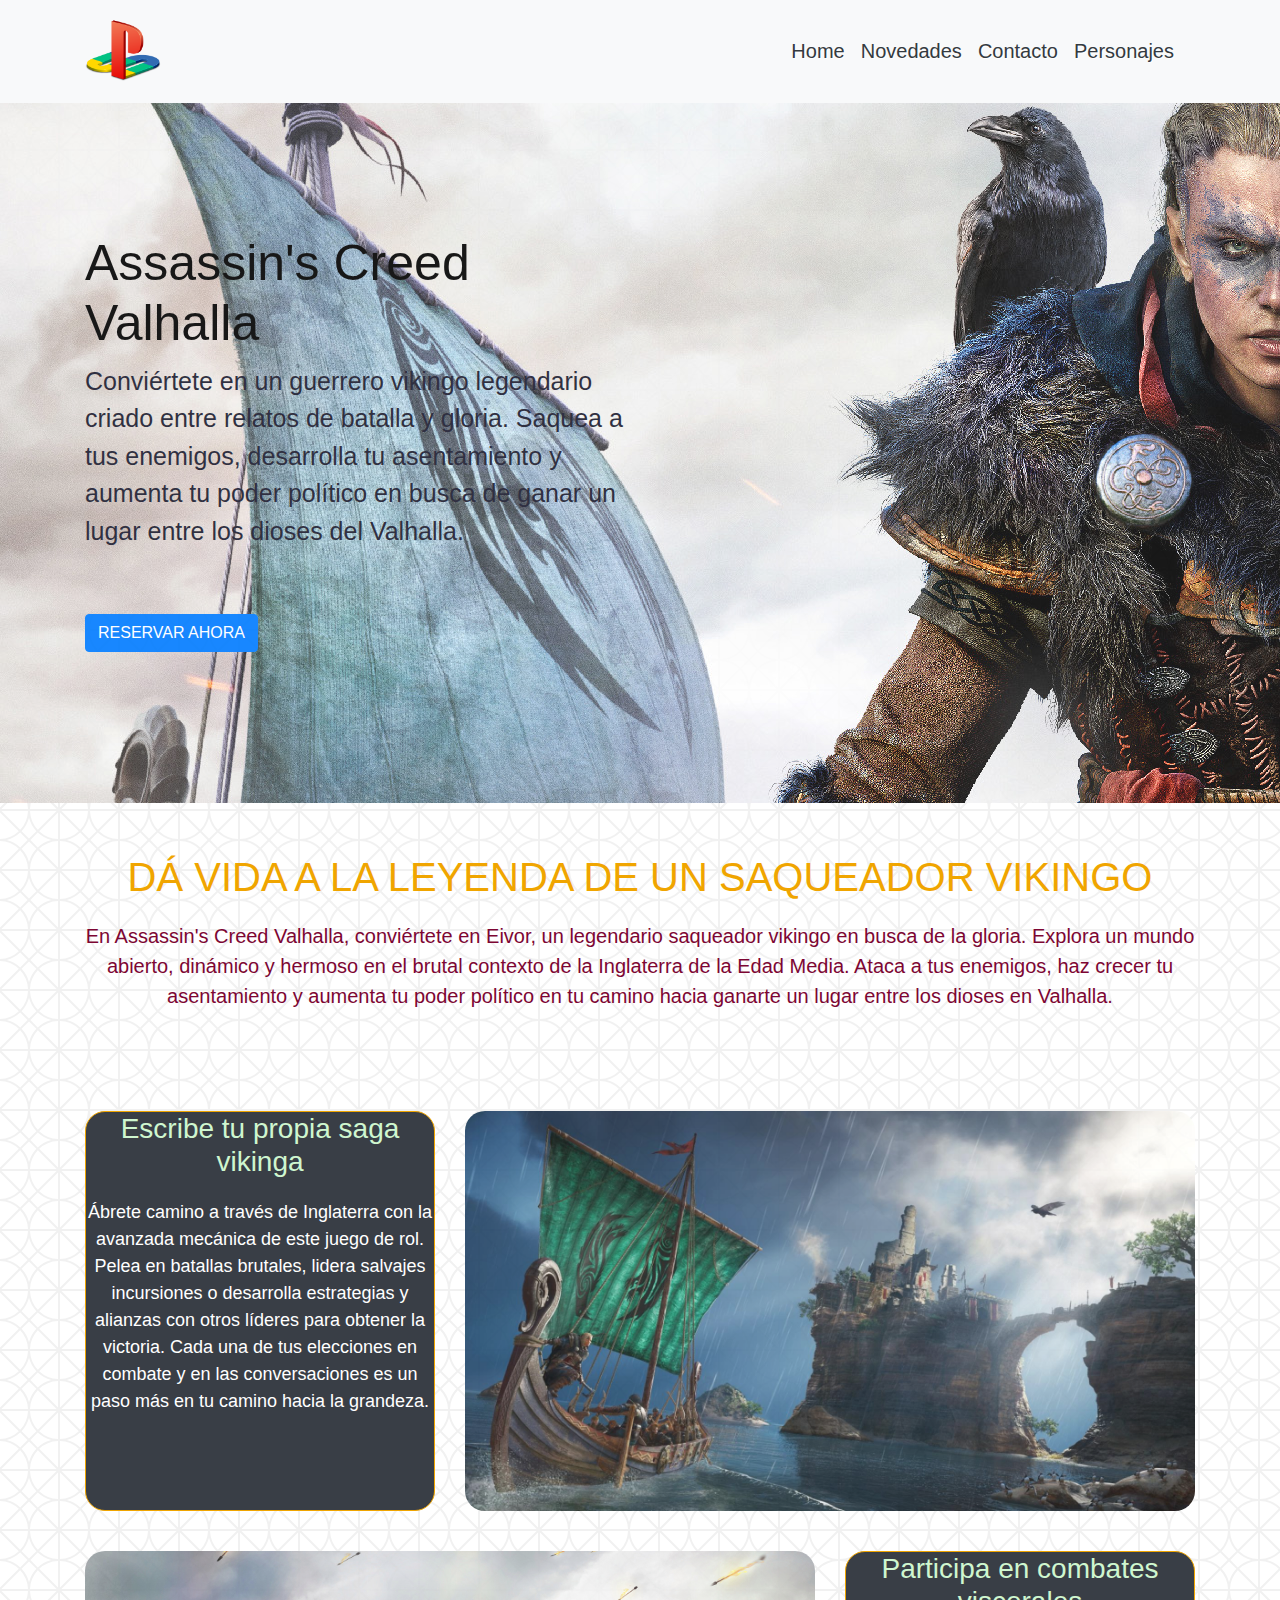
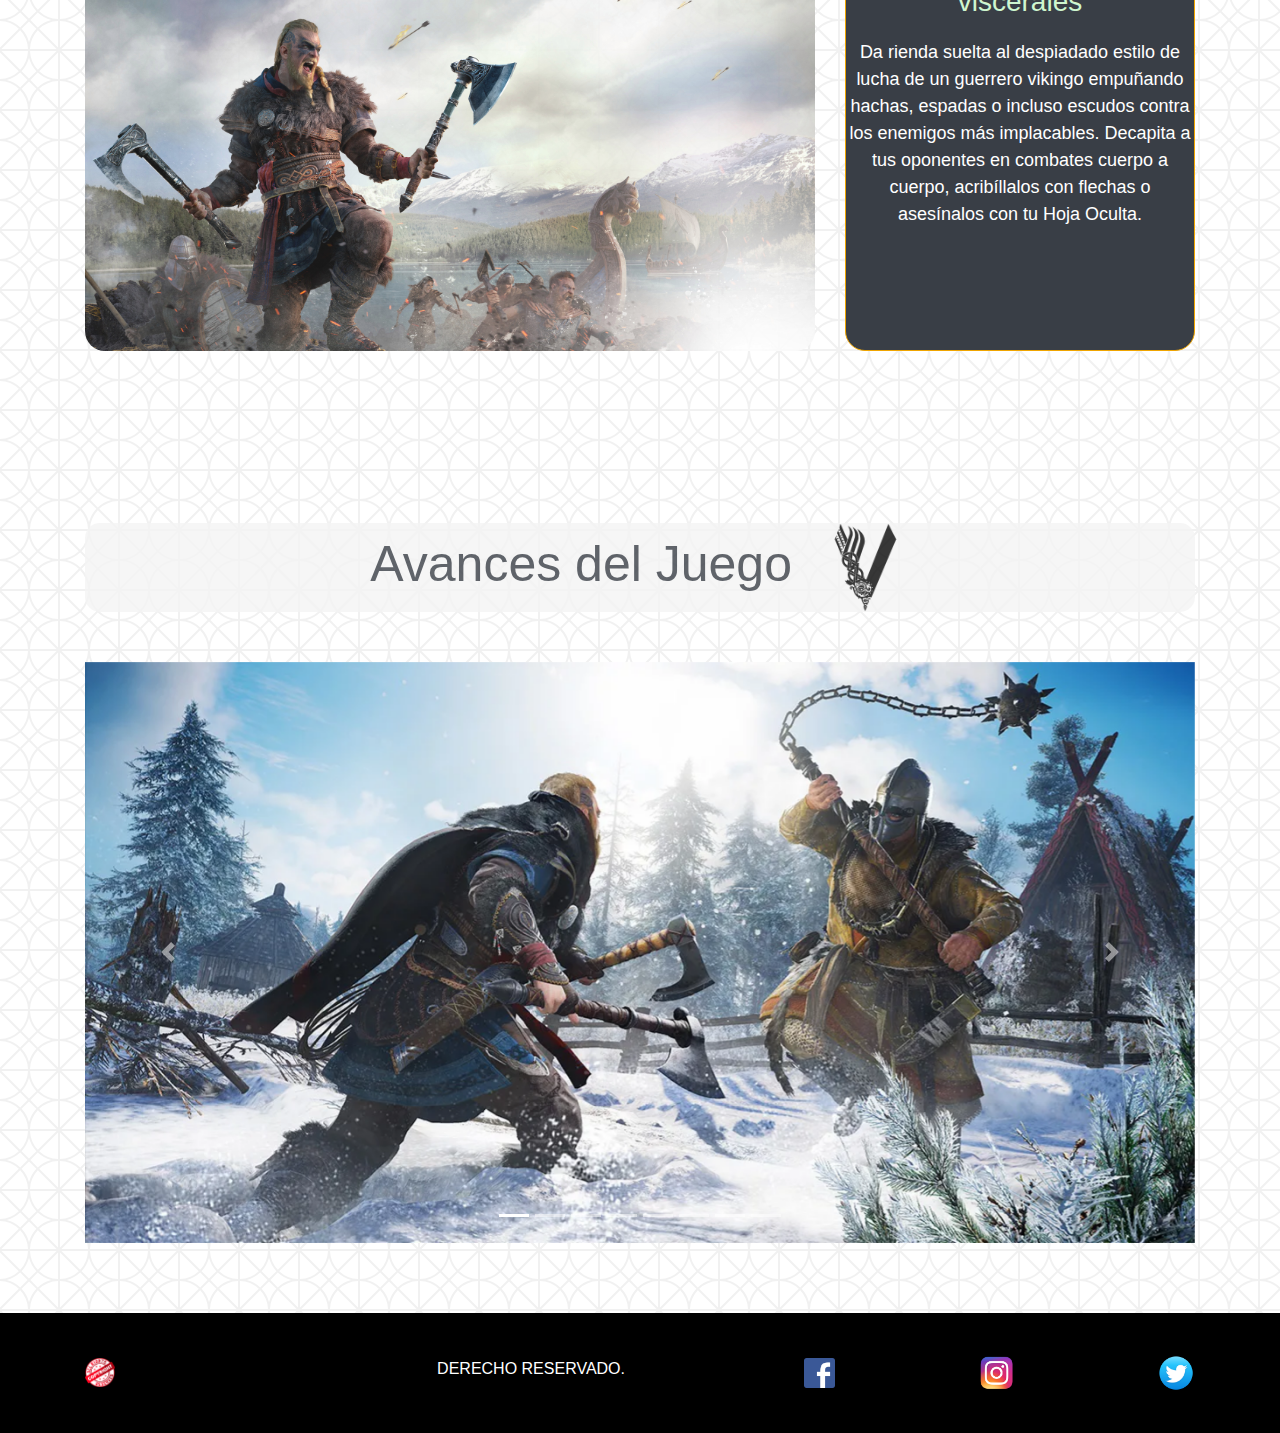
<file: index.html>
<!DOCTYPE html>
<html lang="es">

<head>
  <meta charset="UTF-8">
  <meta name="viewport" content="width=device-width, initial-scale=1.0">
  <title>Assassin's Creed Valhalla</title>
  <!-- style css -->
  <link rel="stylesheet" href="css/style.css">

  <!-- Bootstrap -->
  <link rel="stylesheet" href="bootstrap-4.5.2-dist/bootstrap-4.5.2-dist/css/bootstrap.css">

  <!-- Google Font -->
  <link href="https://fonts.googleapis.com/css2?family=Pompiere&display=swap" rel="stylesheet">

</head>

<body>

  <!-- Navbar -->


  <nav class="navbar navbar-expand-lg navbar-light bg-light">

    <div class="container">

      <a class="navbar-brand " href="#">
        <img class="logo-play" src="image/logo-play-color.png" alt="logo-play">
      </a>
      <button class="navbar-toggler" type="button" data-toggle="collapse" data-target="#navbarNav"
        aria-controls="navbarNav" aria-expanded="false" aria-label="Toggle navigation">
        <span class="navbar-toggler-icon"></span>


      </button>
      <div class="collapse navbar-collapse" id="navbarNav">
        <ul class="navbar-nav ml-auto btn">

          <li class="nav-item active">
            <a class="nav-link text-dark" href="#">Home</a>
          </li>

          <li class="nav-item ">
            <a class="nav-link text-dark" href="html/novedades.html">Novedades</a>
          </li>


          <li class="nav-item">
            <a class="nav-link text-dark" href="html/contacto.html">Contacto</a>
          </li>

          <li class="nav-item ">
            <a class="nav-link text-dark" href="html/personajes.html">Personajes</a>
          </li>


        </ul>
      </div>
    </div>
  </nav>


  <!-- Header -->


  <header>

    <div class="container">
      <div class="row">
        <div class="col-6 col-sm-6 col-md-6 col-lg-6  ">
          <div>

            <h1> Assassin's Creed Valhalla </h1>

            <p>
              Conviértete en un guerrero vikingo legendario criado entre relatos de batalla y
              gloria.
              Saquea a tus enemigos,
              desarrolla tu asentamiento y aumenta tu poder político en busca de ganar un lugar entre los dioses del
              Valhalla.
            </p>

            <a href="https://store.playstation.com/es-ar/product/UP0001-CUSA18522_00-EDITIONSTANDARD0"
              class="btn btn-primary btn mt-5 " target="_blank">RESERVAR AHORA</a>
          </div>
        </div>
      </div>
    </div>

  </header>




  <!--  Section  -->


  <section>

    <div class="container ">
      <div class="row ">
        <div class="col-12 col-sm-12 col-md-12 col-lg-12">


          <div class="title-section">
            <h2> DÁ VIDA A LA LEYENDA DE UN SAQUEADOR VIKINGO </h2>
            <p> En Assassin's Creed Valhalla, conviértete en Eivor, un legendario saqueador vikingo en busca de la
              gloria.
              Explora un mundo abierto, dinámico y hermoso en el brutal contexto de la Inglaterra de la Edad Media.
              Ataca
              a tus enemigos, haz crecer tu asentamiento y aumenta tu poder político en tu camino hacia ganarte un lugar
              entre los dioses en Valhalla.</p>


          </div>
        </div>
      </div>

    </div>




    <div class="container">
      <div class="row">
        <div class="col-4 col-sm-4 col-md-4 col-lg-4">


          <div class="item-section">

            <h3 class="titulo-section"> Escribe tu propia saga vikinga</h3>

            <p class="parrafo-section"> Ábrete camino a través de Inglaterra con la avanzada mecánica de este juego de
              rol. Pelea en batallas brutales, lidera salvajes incursiones o desarrolla estrategias y alianzas con
              otros
              líderes para obtener la victoria. Cada una de tus elecciones en combate y en las conversaciones es un
              paso
              más en tu camino hacia la grandeza. </p>
          </div>

        </div>
        <div class="col-8 col-sm-8 col-md-8 col-lg-8 ">

          <div>
            <img class="image-section1" src="image/assassins-creed-valhalla.jpg" alt="imagen-section">
          </div>
        </div>
      </div>


    </div>



    <div class="container">
      <div class="row">

        <div class="col-8 col-sm-8 col-md-8 col-lg-8">
          <div>
            <img class="image-section1" src="image/carousel-3.jpg" alt="imagen-section">
          </div>
        </div>

        <div class="col-4 col-sm-4 col-md-4 col-lg-4">
          <div class="item-section">
            <h3 class="titulo-section"> Participa en combates viscerales</h3>
            <p class="parrafo-section"> Da rienda suelta al despiadado estilo de lucha de un guerrero vikingo
              empuñando hachas, espadas o incluso escudos contra los enemigos más implacables. Decapita a tus
              oponentes en combates cuerpo a cuerpo, acribíllalos con flechas o asesínalos con tu Hoja Oculta. </p>
          </div>
        </div>
      </div>
    </div>
  </section>





  <!-- Article -->




  <article>
    <div class="container">
      <div class="row">
        <div class="col-12 col-sm-12 col-md-12 col-lg-12">

          <h2 class="titulo-article"> Avances del Juego
            <img class="image-article" src="image/vikingo.png" alt="v">
          </h2>

        </div>

        <div class="col-12 col-sm-12 col-md-12 col-lg-12">

          <div id="carouselExampleIndicators" class="carousel slide" data-ride="carousel">
            <ol class="carousel-indicators">
              <li data-target="#carouselExampleIndicators" data-slide-to="0" class="active"></li>
              <li data-target="#carouselExampleIndicators" data-slide-to="1"></li>
              <li data-target="#carouselExampleIndicators" data-slide-to="2"></li>
              <li data-target="#carouselExampleIndicators" data-slide-to="3"></li>
              <li data-target="#carouselExampleIndicators" data-slide-to="4"></li>
              <li data-target="#carouselExampleIndicators" data-slide-to="5"></li>
              <li data-target="#carouselExampleIndicators" data-slide-to="6"></li>
              <li data-target="#carouselExampleIndicators" data-slide-to="7"></li>
            </ol>

            <div class="carousel-inner">
              <div class="carousel-item active">
                <img src="image/image-carousel-1.webp" class="d-block w-100" alt="image-carousel-1">
              </div>

              <div class="carousel-item">
                <img src="image/image-carousel-3.jpg" class="d-block w-100" alt="image-carousel-3">
              </div>

              <div class="carousel-item">
                <img src="image/image-carousel-4.jpg" class="d-block w-100" alt="image-carousel-4">
              </div>

              <div class="carousel-item">
                <img src="image/image-carousel-5.jpg" class="d-block w-100" alt="image-carousel-5">
              </div>

              <div class="carousel-item">
                <img src="image/carousel-6.jpg" class="d-block w-100" alt="image-carousel-6">
              </div>

              <div class="carousel-item">
                <img src="image/carousel-7.jpg" class="d-block w-100" alt="image-carousel-7">
              </div>

              <div class="carousel-item">
                <img src="image/carousel-8.jpg" class="d-block w-100" alt="image-carousel-8">
              </div>

            </div>
            <a class="carousel-control-prev" href="#carouselExampleIndicators" role="button" data-slide="prev">
              <span class="carousel-control-prev-icon" aria-hidden="true"></span>
              <span class="sr-only">Previous</span>
            </a>

            <a class="carousel-control-next" href="#carouselExampleIndicators" role="button" data-slide="next">
              <span class="carousel-control-next-icon" aria-hidden="true"></span>
              <span class="sr-only">Next</span>
            </a>
          </div>

        </div>
      </div>

    </div>
  </article>








  <!-- Footer -->




  <footer>

    <div class="container">
      <div class="row">




        <div class="col-6 col-sm-6 col-md-6 col-lg-6">


          <div class="footer-left">
           <a class="copyright" href="https://es-la.facebook.com/juan.ariztegui.5" target="_blank"> <img class="logo-copyright" src="image/copy.png" alt="logo-copyright"></a>
            <h4>DERECHO RESERVADO.</h4>

          </div>

        </div>



        <div class="col-6 col-sm-6 col-md-6 col-lg-6">

          <div class="footer-right">



            <a class="contenedor-images" href="https://es-la.facebook.com/ubisoft/" target="_blank"> <img class="logo-facebook"
                src="image/facebook.png" alt="logo-facebook"></a>
            <a class="contenedor-images" href="https://www.instagram.com/ubisoft/?hl=es-la" target="_blank"> <img class="logo-instagram"
                src="image/instagram.png" alt="logo-instagram"></a>
            <a class="contenedor-images" href="https://twitter.com/ubisoftlatam?lang=es" target="_blank"> <img class="logo-twitter"
                src="image/tweeter.png" alt="logo-tweeter"></a>
          </div>

        </div>

      </div>
    </div>
  </footer>















  <!--  CDN Js -->



  <script src="https://code.jquery.com/jquery-3.5.1.slim.min.js"
    integrity="sha384-DfXdz2htPH0lsSSs5nCTpuj/zy4C+OGpamoFVy38MVBnE+IbbVYUew+OrCXaRkfj"
    crossorigin="anonymous"></script>
  <script src="https://cdn.jsdelivr.net/npm/popper.js@1.16.1/dist/umd/popper.min.js"
    integrity="sha384-9/reFTGAW83EW2RDu2S0VKaIzap3H66lZH81PoYlFhbGU+6BZp6G7niu735Sk7lN"
    crossorigin="anonymous"></script>
  <script src="https://stackpath.bootstrapcdn.com/bootstrap/4.5.2/js/bootstrap.min.js"
    integrity="sha384-B4gt1jrGC7Jh4AgTPSdUtOBvfO8shuf57BaghqFfPlYxofvL8/KUEfYiJOMMV+rV"
    crossorigin="anonymous"></script>
</body>

</html>
</file>
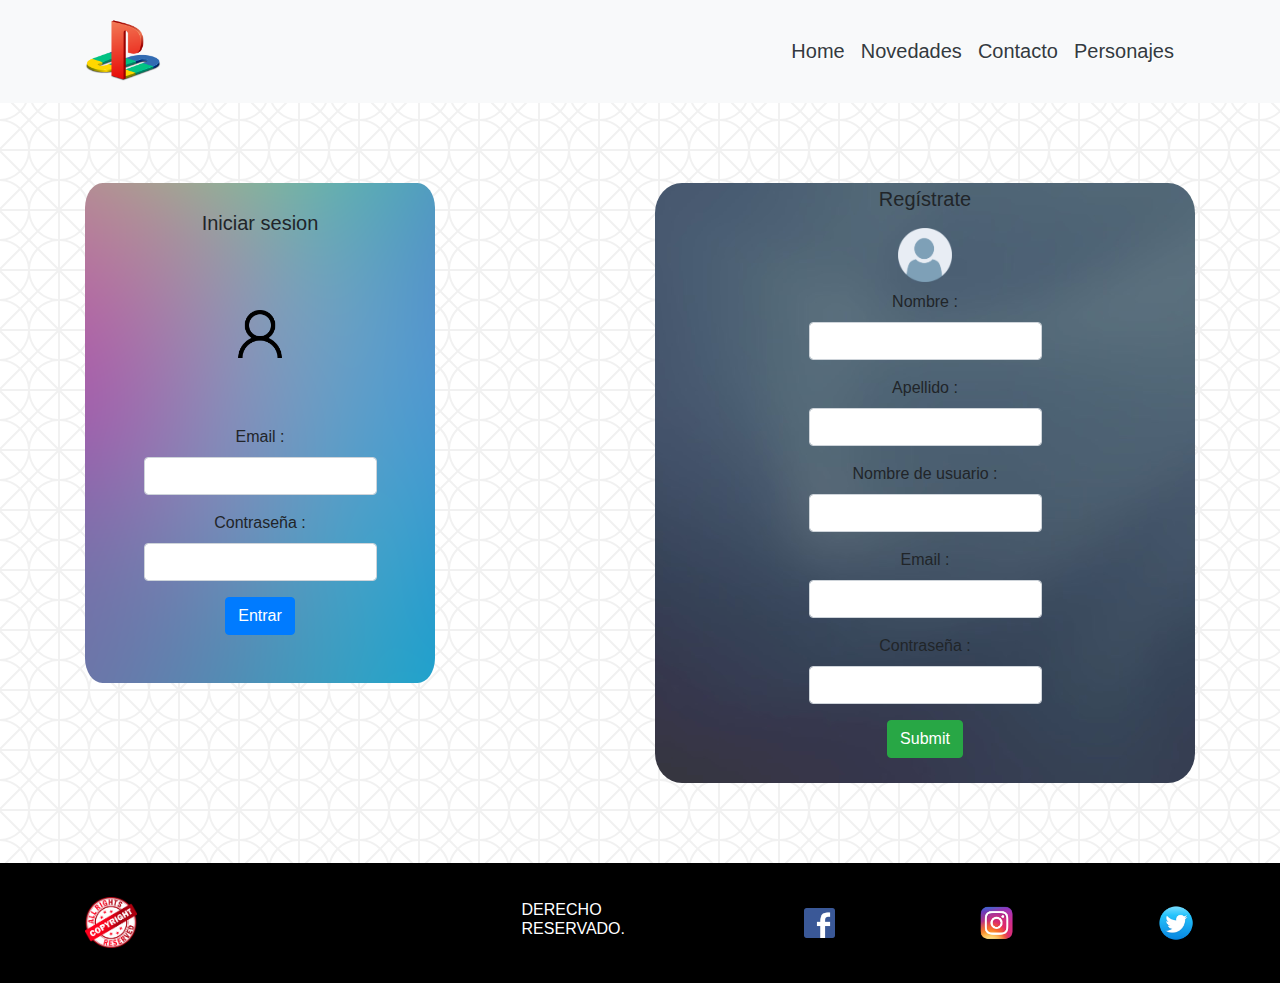
<file: html/contacto.html>
<!DOCTYPE html>
<html lang="es">

<head>
  <meta charset="UTF-8">
  <meta name="viewport" content="width=device-width, initial-scale=1.0">
  <title>CONTACTO</title>

  <!-- style css -->
  <link rel="stylesheet" href="../css/style.css">

  <!-- Bootstrap -->
  <link rel="stylesheet" href="../bootstrap-4.5.2-dist/bootstrap-4.5.2-dist/css/bootstrap.css">

  <!-- Google Font -->
  <link href="https://fonts.googleapis.com/css2?family=Pompiere&display=swap" rel="stylesheet">


</head>

<body>




  <!--   NAV   -->




  <nav class="navbar navbar-expand-lg navbar-light bg-light">

    <div class="container">

      <a class="navbar-brand " href="#">
        <img class="logo-play" src="../image/logo-play-color.png" alt="logo-play">
      </a>

      <button class="navbar-toggler" type="button" data-toggle="collapse" data-target="#navbarNav"
        aria-controls="navbarNav" aria-expanded="false" aria-label="Toggle navigation">
        <span class="navbar-toggler-icon"></span>
      </button>

      <div class="collapse navbar-collapse" id="navbarNav">
        <ul class="navbar-nav ml-auto btn">

          <li class="nav-item ">
            <a class="nav-link text-dark" href="../index.html">Home</a>
          </li>

          <li class="nav-item">
            <a class="nav-link text-dark" href="../html/novedades.html">Novedades</a>
          </li>

          <li class="nav-item active">
            <a class="nav-link text-dark" href="#">Contacto</a>
          </li>

          <li class="nav-item ">
            <a class="nav-link text-dark" href="../html/personajes.html">Personajes</a>
          </li>

        </ul>
      </div>
    </div>
  </nav>









  <!-- Formulario   -->

  <div class="container">
    <div class="row">
      <div class="col-sm-4">
        <div class="form-left">


          <h5>
            Iniciar sesion
          </h5>

          <img class="usuario1" src="../image/usuario2.png" alt="logo-usuario">

          <form class="form-principal">
            <div class="form-group ">

              <label for="exampleInputEmail2">Email :</label>
              <input type="email" class="form-control" id="exampleInputEmail2">

            </div>
            <div class="form-group ">

              <label for="exampleInputPassword2">Contraseña :</label>
              <input type="password" class="form-control" id="exampleInputPassword2">
            </div>

            <button type="submit" class="btn btn-primary">Entrar</button>
          </form>

        </div>
      </div>

      <div class="col-sm-2">
        <div class="form-center">

        </div>

      </div>

      <div class="col-sm-6">
        <div class="form-right">


          <h5>
            Regístrate
          </h5>

          <img class="usuario2" src="../image/usuario1.png" alt="logo-register">


          <form class="form-principal">

            <div class="form-group ">

              <label for="validationCustom01">Nombre :</label>
              <input type="text" class="form-control" id="validationCustom01">

            </div>

            <div class="form-group ">

              <label for="validationCustom02">Apellido :</label>
              <input type="text" class="form-control" id="validationCustom02">

            </div>

            <div class="form-group ">

              <label for="validationCustom03">Nombre de usuario :</label>
              <input type="text" class="form-control" id="validationCustom03">

            </div>

            <div class="form-group ">

              <label for="exampleInputEmail1">Email :</label>
              <input type="email" class="form-control" id="exampleInputEmail1">

            </div>

            <div class="form-group ">

              <label for="exampleInputPassword1">Contraseña :</label>
              <input type="password" class="form-control" id="exampleInputPassword1">

            </div>

            <button type="submit" class="btn btn-success">Submit</button>
          </form>


        </div>
      </div>
    </div>
  </div>



  <!-- Footer -->




  <footer>

    <div class="container">
      <div class="row">
        <div class="col-6 col-sm-6 col-md-6 col-lg-6">
          <div class="footer-left">
            <a class="copyrigth" href="https://es-la.facebook.com/juan.ariztegui.5" target="_blank"> <img class="logo-copyright" src="../image/copy.png" alt="logo-copyright"></a>
            <h4>DERECHO RESERVADO.</h4>

          </div>

        </div>



        <div class=" col-6 col-sm-6 col-md-6 col-lg-6">

          <div class="footer-right">



            <a class="contenedor-images" href="https://es-la.facebook.com/ubisoft/" target="_blank"> <img class="logo-facebook"
                src="../image/facebook.png" alt="logo-facebook"></a>
            <a class="contenedor-images" href="https://www.instagram.com/ubisoft/?hl=es-la" target="_blank"> <img class="logo-instagram"
                src="../image/instagram.png" alt="logo-instagram"></a>
            <a class="contenedor-images" href="https://twitter.com/ubisoftlatam?lang=es" target="_blank"> <img class="logo-twitter"
                src="../image/tweeter.png" alt="logo-tweeter"></a>
          </div>

        </div>

      </div>
    </div>
  </footer>







  <!--  CDN Js -->

  <script src="https://code.jquery.com/jquery-3.5.1.slim.min.js"
    integrity="sha384-DfXdz2htPH0lsSSs5nCTpuj/zy4C+OGpamoFVy38MVBnE+IbbVYUew+OrCXaRkfj"
    crossorigin="anonymous"></script>
  <script src="https://cdn.jsdelivr.net/npm/popper.js@1.16.1/dist/umd/popper.min.js"
    integrity="sha384-9/reFTGAW83EW2RDu2S0VKaIzap3H66lZH81PoYlFhbGU+6BZp6G7niu735Sk7lN"
    crossorigin="anonymous"></script>
  <script src="https://stackpath.bootstrapcdn.com/bootstrap/4.5.2/js/bootstrap.min.js"
    integrity="sha384-B4gt1jrGC7Jh4AgTPSdUtOBvfO8shuf57BaghqFfPlYxofvL8/KUEfYiJOMMV+rV"
    crossorigin="anonymous"></script>
</body>

</html>
</file>
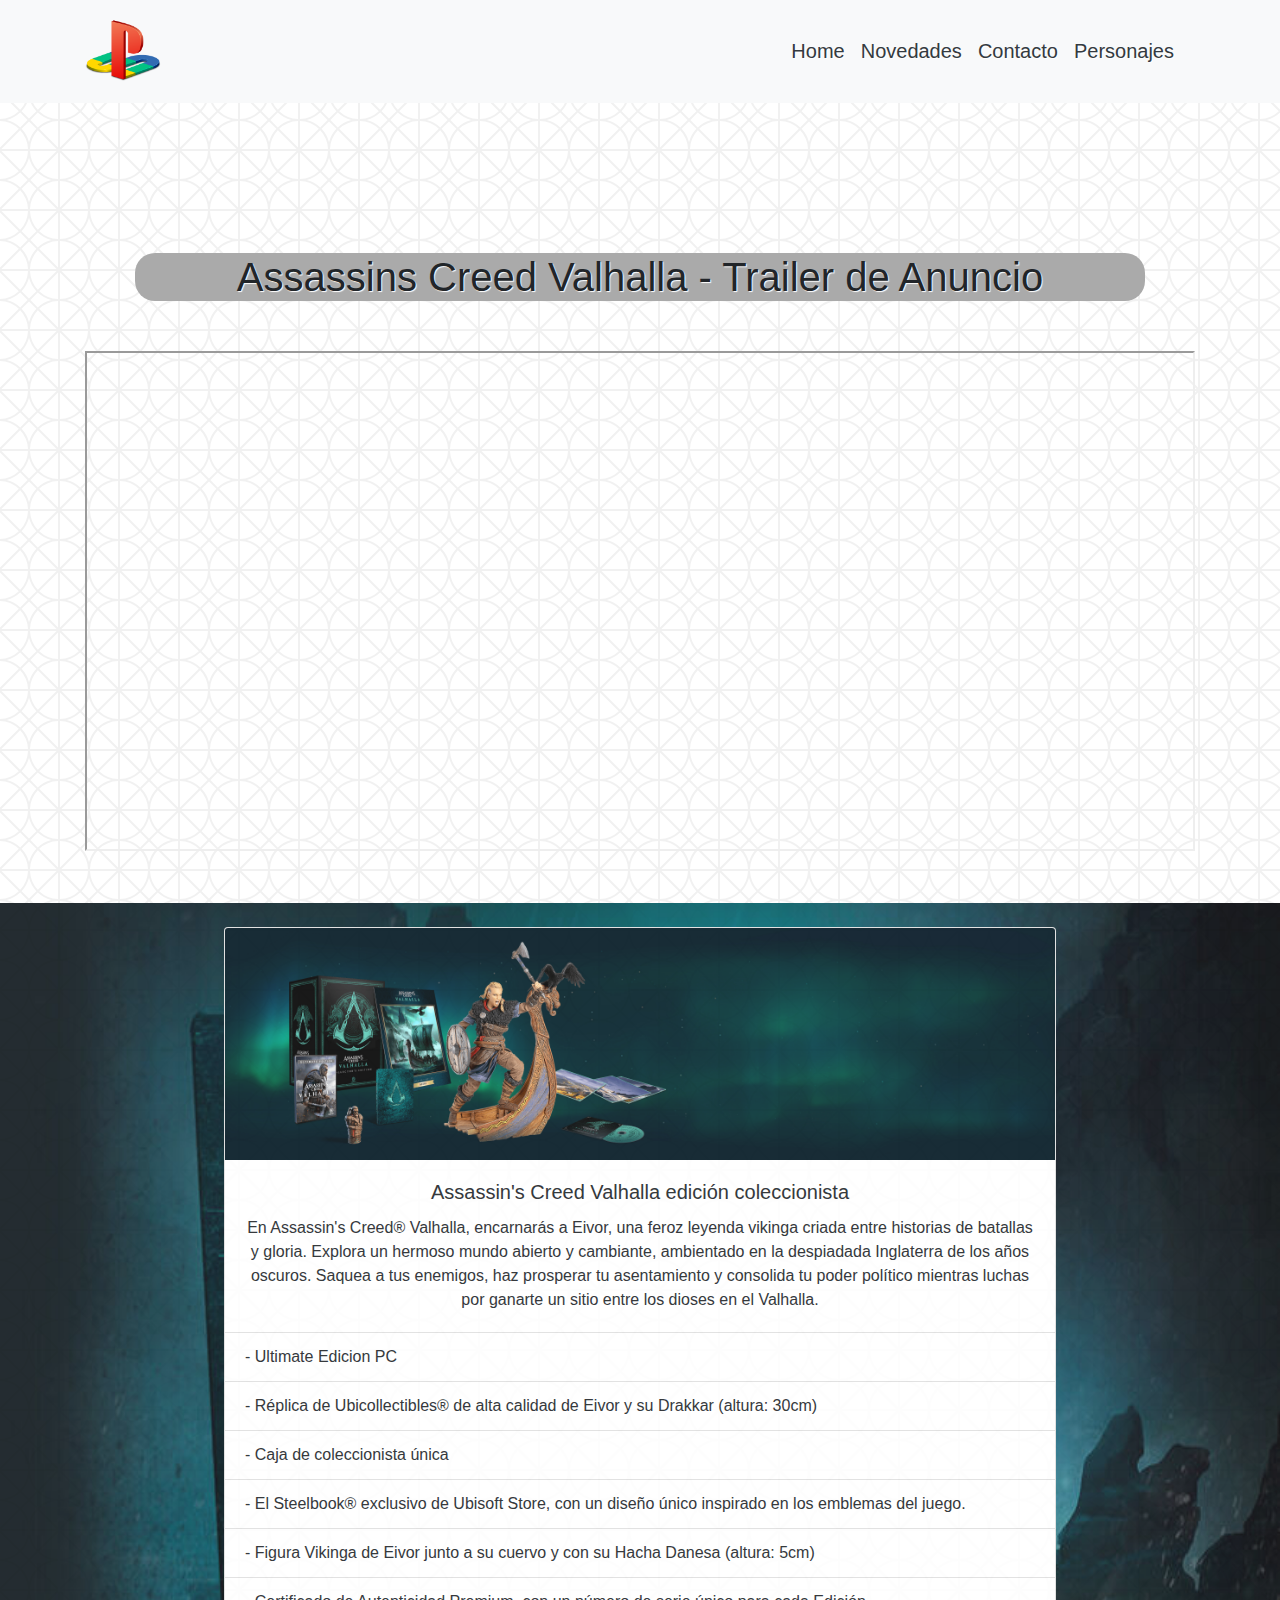
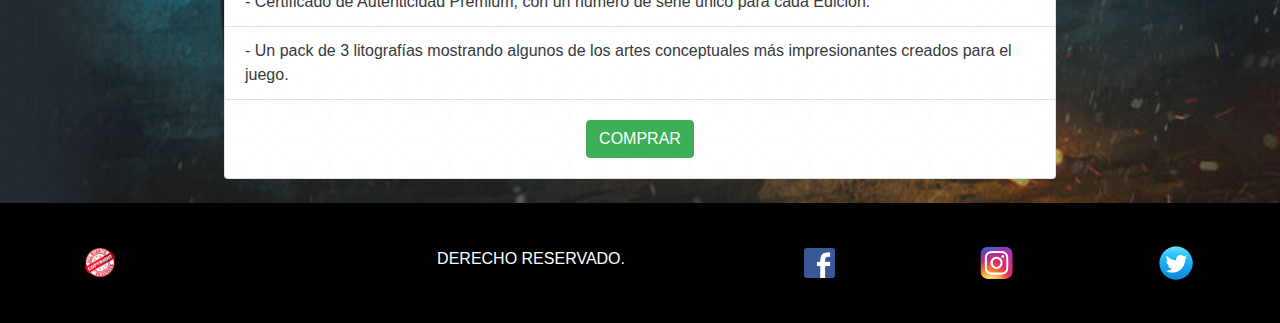
<file: html/novedades.html>
<!DOCTYPE html>
<html lang="en">

<head>
  <meta charset="UTF-8">
  <meta name="viewport" content="width=device-width, initial-scale=1.0">
  <title> NOVEDADES</title>


  <!-- style css -->
  <link rel="stylesheet" href="../css/style.css">

  <!-- Bootstrap -->
  <link rel="stylesheet" href="../bootstrap-4.5.2-dist/bootstrap-4.5.2-dist/css/bootstrap.css">

  <!-- Google Font -->
  <link href="https://fonts.googleapis.com/css2?family=Pompiere&display=swap" rel="stylesheet">

</head>

<body>




  <!--   NAV   -->




  <nav class="navbar navbar-expand-lg navbar-light bg-light">

    <div class="container">

      <a class="navbar-brand " href="#">
        <img class="logo-play" src="../image/logo-play-color.png" alt="logo-play">
      </a>
      <button class="navbar-toggler" type="button" data-toggle="collapse" data-target="#navbarNav"
        aria-controls="navbarNav" aria-expanded="false" aria-label="Toggle navigation">
        <span class="navbar-toggler-icon"></span>
      </button>
      <div class="collapse navbar-collapse" id="navbarNav">
        <ul class="navbar-nav ml-auto btn">

          <li class="nav-item ">
            <a class="nav-link text-dark" href="../index.html">Home</a>
          </li>


          <li class="nav-item active">
            <a class="nav-link text-dark" href="#">Novedades</a>
          </li>

          <li class="nav-item">
            <a class="nav-link text-dark" href="../html/contacto.html">Contacto</a>
          </li>

          <li class="nav-item ">
            <a class="nav-link text-dark" href="../html/personajes.html">Personajes</a>
          </li>

        </ul>
      </div>
    </div>
  </nav>





  <!--   SECTION CENTRAL  -->



  <div class="container">
    <div class="row">
      <div class="col-sm-12">

        <div class="novedades-video">

          <h1> Assassins Creed Valhalla - Trailer de Anuncio </h1>

          <iframe class="iframe-video" src="https://www.youtube.com/embed/1Z7mIKGzowQ"
            allow="accelerometer; autoplay; clipboard-write; encrypted-media; gyroscope; picture-in-picture"
            allowfullscreen></iframe>

        </div>
      </div>

    </div>
  </div>




  <!-- imagen central y Card -->

  <div class="row">
    <div class=" col-sm-12 col-md-12 ">

      <div class="section-novedades">

        <div class="card" style="width: 65%; ">

          <img src="../image/fondo-coleccionista.jpg" class="card-img-top" alt="foto-coleccionista">

          <div class="card-body">
            <h5 class="card-title">Assassin's Creed Valhalla edición coleccionista</h5>
            <p class="card-text">En Assassin's Creed® Valhalla, encarnarás a Eivor, una feroz leyenda vikinga criada
              entre historias de batallas y gloria. Explora un hermoso mundo abierto y cambiante, ambientado en la
              despiadada Inglaterra de los años oscuros. Saquea a tus enemigos, haz prosperar tu asentamiento y
              consolida tu poder político mientras luchas por ganarte un sitio entre los dioses en el Valhalla. </p>
          </div>
          <ul class="list-group list-group-flush">
            <li class="list-group-item"> - Ultimate Edicion PC </li>
            <li class="list-group-item"> - Réplica de Ubicollectibles® de alta calidad de Eivor y su Drakkar (altura:
              30cm) </li>
            <li class="list-group-item"> - Caja de coleccionista única </li>
            <li class="list-group-item"> - El Steelbook® exclusivo de Ubisoft Store, con un diseño único inspirado en
              los emblemas del juego. </li>
            <li class="list-group-item"> - Figura Vikinga de Eivor junto a su cuervo y con su Hacha Danesa (altura: 5cm)
            </li>
            <li class="list-group-item"> - Certificado de Autenticidad Premium, con un número de serie único para cada
              Edición. </li>
            <li class="list-group-item"> - Un pack de 3 litografías mostrando algunos de los artes conceptuales más
              impresionantes creados para el juego. </li>
          </ul>
          <div class="card-body ">
            <a href="https://store.ubi.com/es/assassin-s-creed-valhalla-collector-edition/5e84b6f95cdf9a21c0b4e746.html"
              class="card-link btn btn-success " target="_blank">COMPRAR</a>

          </div>
        </div>



      </div>
    </div>
  </div>








  <!-- Footer -->




  <footer>

    <div class="container">
      <div class="row">
        <div class=" col-6 col-sm-6 col-md-6 col-lg-6">
          <div class="footer-left">
            <a class="copyright" href="https://es-la.facebook.com/juan.ariztegui.5" target="_blank"> <img class="logo-copyright" src="../image/copy.png" alt="logo-copyright"></a>
            <h4>DERECHO RESERVADO.</h4>

          </div>

        </div>



        <div class=" col-6 col-sm-6 col-md-6 col-lg-6">

          <div class="footer-right">



            <a class="contenedor-images" href="https://es-la.facebook.com/ubisoft/" target="_blank"> <img class="logo-facebook"
                src="../image/facebook.png" alt="logo-facebook"></a>
            <a class="contenedor-images" href="https://www.instagram.com/ubisoft/?hl=es-la" target="_blank"> <img class="logo-instagram"
                src="../image/instagram.png" alt="logo-instagram"></a>
            <a class="contenedor-images" href="https://twitter.com/ubisoftlatam?lang=es" target="_blank"> <img class="logo-twitter"
                src="../image/tweeter.png" alt="logo-tweeter"></a>
          </div>

        </div>

      </div>
    </div>
  </footer>















  <!--  CDN Js -->

  <script src="https://code.jquery.com/jquery-3.5.1.slim.min.js"
    integrity="sha384-DfXdz2htPH0lsSSs5nCTpuj/zy4C+OGpamoFVy38MVBnE+IbbVYUew+OrCXaRkfj"
    crossorigin="anonymous"></script>
  <script src="https://cdn.jsdelivr.net/npm/popper.js@1.16.1/dist/umd/popper.min.js"
    integrity="sha384-9/reFTGAW83EW2RDu2S0VKaIzap3H66lZH81PoYlFhbGU+6BZp6G7niu735Sk7lN"
    crossorigin="anonymous"></script>
  <script src="https://stackpath.bootstrapcdn.com/bootstrap/4.5.2/js/bootstrap.min.js"
    integrity="sha384-B4gt1jrGC7Jh4AgTPSdUtOBvfO8shuf57BaghqFfPlYxofvL8/KUEfYiJOMMV+rV"
    crossorigin="anonymous"></script>

</body>

</html>
</file>
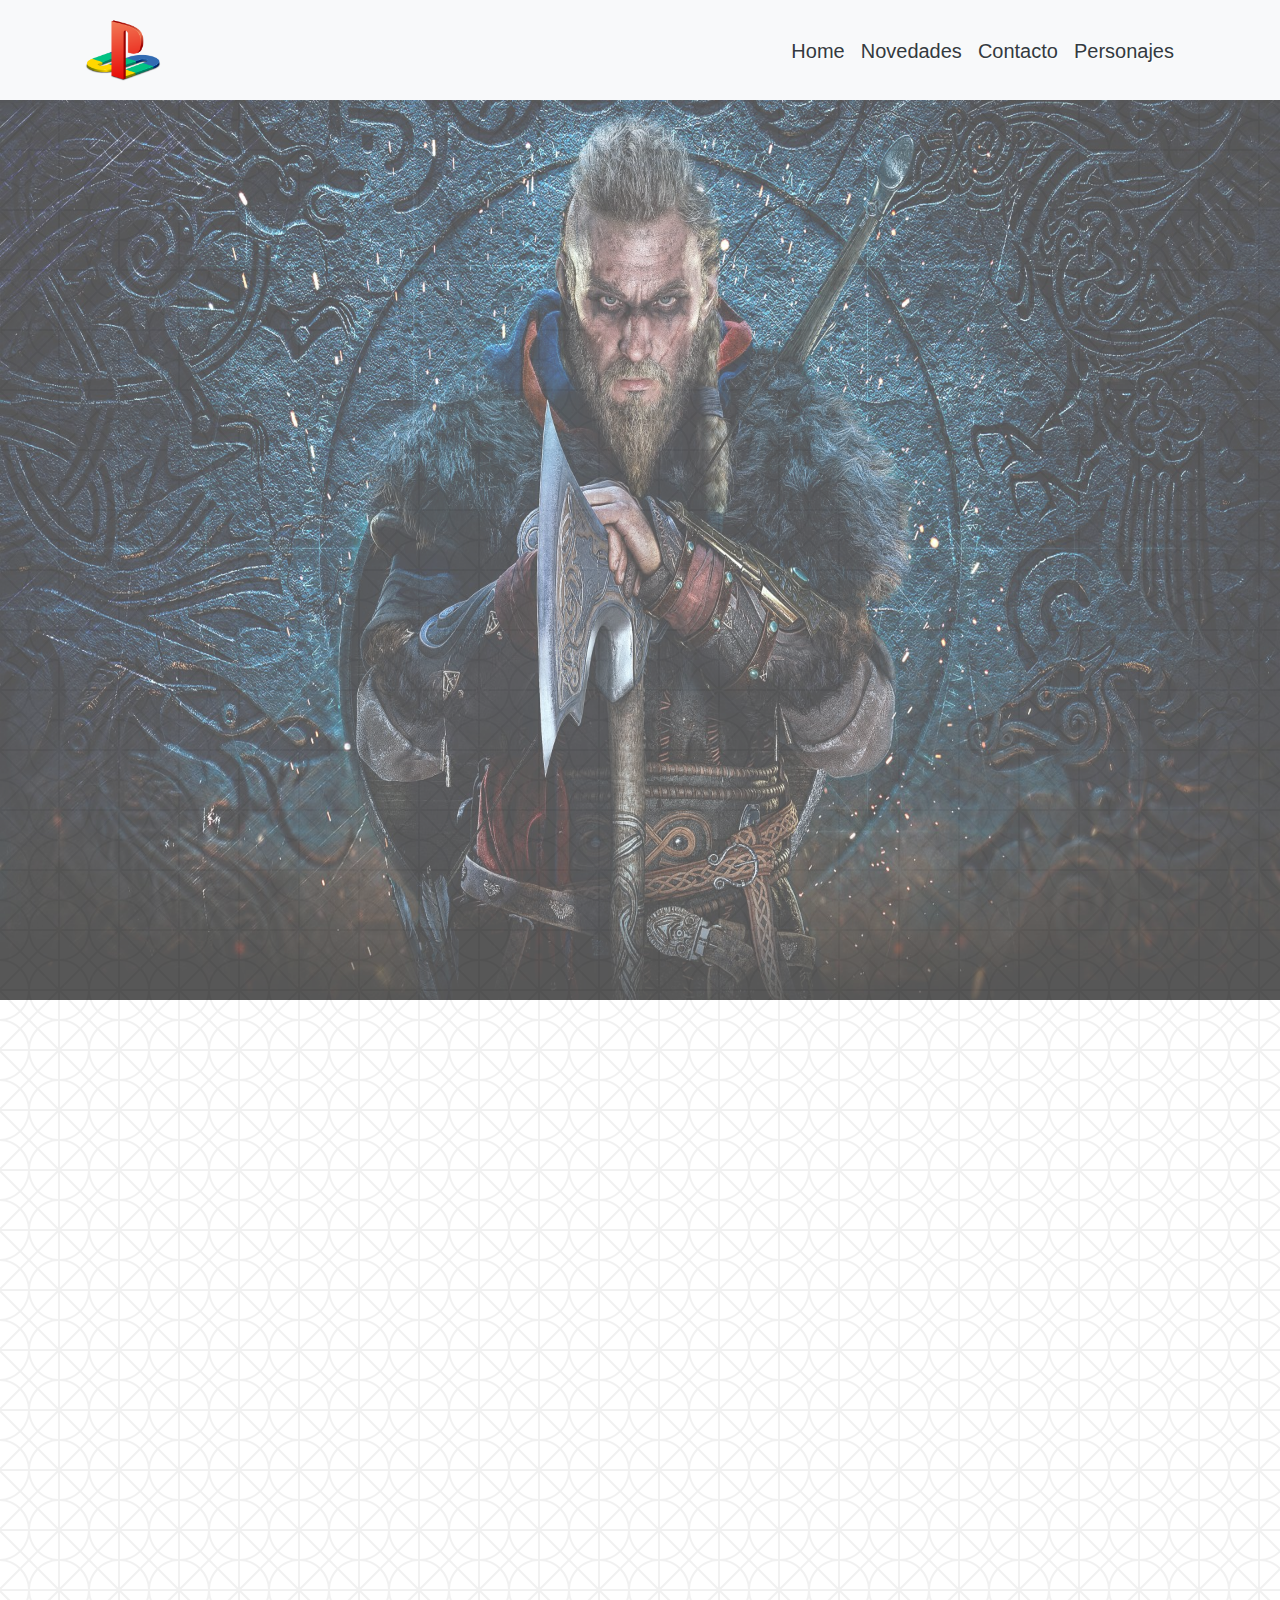
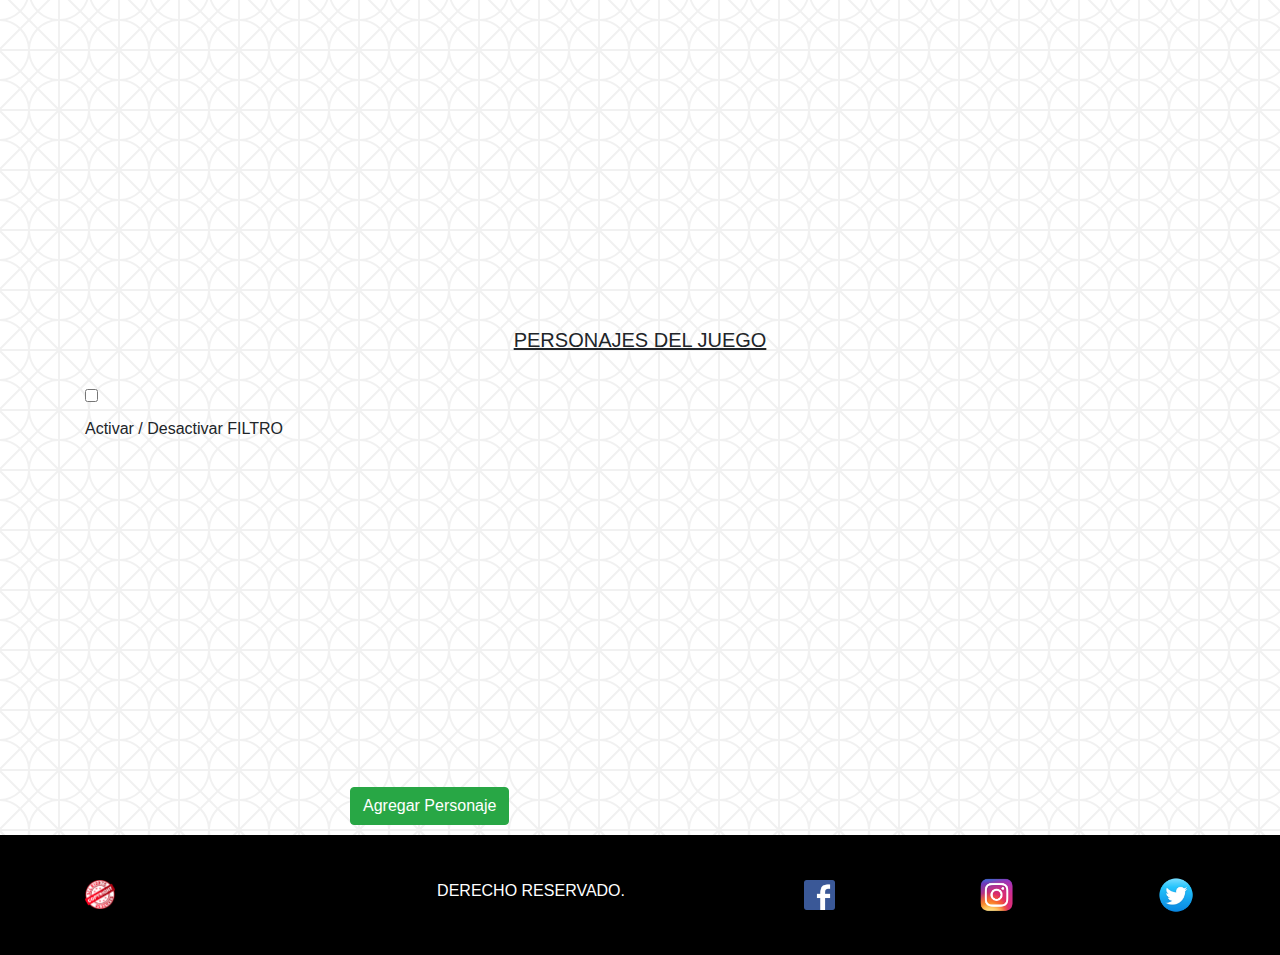
<file: html/personajes.html>
<!DOCTYPE html>
<html lang="es">

<head>
  <meta charset="UTF-8">
  <meta name="viewport" content="width=device-width, initial-scale=1.0">
  <title>Personajes</title>
  <!-- style css -->
  <link rel="stylesheet" href="../css/style.css">

  <!-- Bootstrap -->
  <link rel="stylesheet" href="../bootstrap-4.5.2-dist/bootstrap-4.5.2-dist/css/bootstrap.css">

  <!-- Google Font -->
  <link href="https://fonts.googleapis.com/css2?family=Pompiere&display=swap" rel="stylesheet">

</head>

<body>



  <!--   NAV   -->




  <nav class="navbar navbar-expand-lg navbar-light bg-light">

    <div class="container">

      <a class="navbar-brand " href="#">
        <img class="logo-play" src="../image/logo-play-color.png" alt="logo-play">
      </a>

      <button class="navbar-toggler" type="button" data-toggle="collapse" data-target="#navbarNav"
        aria-controls="navbarNav" aria-expanded="false" aria-label="Toggle navigation">
        <span class="navbar-toggler-icon"></span>
      </button>

      <div class="collapse navbar-collapse" id="navbarNav">
        <ul class="navbar-nav ml-auto btn">

          <li class="nav-item ">
            <a class="nav-link text-dark" href="../index.html">Home</a>
          </li>

          <li class="nav-item">
            <a class="nav-link text-dark" href="../html/novedades.html">Novedades</a>
          </li>

          <li class="nav-item active">
            <a class="nav-link text-dark" href="../html/contacto.html">Contacto</a>
          </li>

          <li class="nav-item ">
            <a class="nav-link text-dark" href="#">Personajes</a>
          </li>

        </ul>
      </div>
    </div>
  </nav>





  <!-- Seccion Central TABLA -->

  <div class="section-personajes">

    <div>
      <img class="imagen-trans" src="../image/fondo-personajes2.jpg" alt="foto fondo">
    </div>

  </div>



  <div class="seccion-tabla">



    <h1 class="titulo-personajes"> PERSONAJES DEL JUEGO</h1>



    <div class="container">
      <div class="row">
        <div class="col-6 col-md-6">

          <div class="zona-boton">

            <label class="switch">
              <input id="checkbox-filtro" type="checkbox">
              <span class="slider round"></span>
            </label>
            <p class="parrafo-filtro">Activar / Desactivar FILTRO</p>

          </div>

        </div>
        <div class="col-6 col-md-6">

          <div class="zona-buscar" id="buscador-filtro">

            <input class="form-control input-filtro hidden" id="inputTabla" type="search" placeholder="Filtrar Busqueda"
              aria-label="Search">

          </div>

        </div>
      </div>
    </div>




    <table id="tablaDinamica"> </table>



    <!-- Button modal AGREGAR -->
    <button type="button" class="btn btn-success btn-agregar" data-toggle="modal" data-target="#staticBackdrop">
      Agregar Personaje
    </button>

    <!-- Modal AGREGAR -->
    <div class="modal fade" id="staticBackdrop" data-backdrop="static" data-keyboard="false" tabindex="-1"
      aria-labelledby="staticBackdropLabel" aria-hidden="true">
      <div class="modal-dialog">
        <div class="modal-content">
          <div class="modal-header">
            <h5 class="modal-title" id="staticBackdropLabel">AGREGAR PERSONAJE</h5>
            <button type="button" class="close" data-dismiss="modal" aria-label="Close">
              <span aria-hidden="true">&times;</span>
            </button>
          </div>
          <div class="modal-body">
            <div>
              <input id="nombreModal" type="text" class="form-control" placeholder="NOMBRE">
              <input id="origenModal" type="text" class="form-control" placeholder="ORIGEN">
              <input id="edadModal" type="text" class="form-control" placeholder="EDAD">
              <input id="caracteristicaModal" type="text" class="form-control" placeholder="CARACTERISTICA">
              <input id="habilidadModal" type="text" class="form-control" placeholder="HABILIDAD">
            </div>
            <h4 class="titulo-modal">
              SE ESTA POR AGREGAR UN NUEVO PERSONAJE!
              DESEA CONTINUAR?
            </h4>
          </div>
          <div class="modal-footer">
            <button type="button" class="btn btn-secondary" data-dismiss="modal">Cancelar</button>
            <button id="agregar" type="button" class="btn btn-primary" data-dismiss="modal">Continuar</button>
          </div>
        </div>
      </div>
    </div>

    <!-- SPINNER -->

    <button id="boton-cargar" class="btn btn-primary text-nowrap btn-spinner hidden" type="button">
      <span class="spinner-border spinner-border-sm mr-2"></span>
      Enviando datos...
    </button>



  </div>






  <!-- MODAL EDITAR -->

  <div class="modal fade" id="modal-edit" data-backdrop="static" data-keyboard="false" tabindex="-1"
    aria-labelledby="staticBackdropLabel2" aria-hidden="true">
    <div class="modal-dialog">
      <div class="modal-content">
        <div class="modal-header">
          <h5 class="modal-title" id="staticBackdropLabel2">INGRESE SUS NUEVOS DATOS :</h5>
          <button type="button" class="close" data-dismiss="modal" aria-label="Close">
            <span aria-hidden="true">&times;</span>
          </button>
        </div>
        <div class="modal-body">
          <div>
            <input id="editarNombre" type="text" class="form-control" placeholder="Nombre">
            <input id="editarOrigen" type="text" class="form-control" placeholder="Origen">
            <input id="editarModal" type="text" class="form-control" placeholder="Edad">
            <input id="editarCaracteristica" type="text" class="form-control" placeholder="Caracteristica">
            <input id="editarHabilidad" type="text" class="form-control" placeholder="Habilidad">
          </div>
          <h4 class="titulo-modal">
            ESTA POR EDITAR EL PERSONAJE!
            DESEA GUARDARLO?
          </h4>
        </div>
        <div class="modal-footer">
          <button type="button" class="btn btn-secondary" data-dismiss="modal">Cancelar</button>
          <button id="btn-editar-modal" type="button" class="btn btn-primary btn-edit" data-dismiss="modal">Guardar</button>
        </div>
      </div>
    </div>
  </div>



  <!-- MODAL ELIMINAR -->

  <div id="modal-eliminar">
    <div class="modal" tabindex="-1" id="modal-elim">
      <div class="modal-dialog">
        <div class="modal-content">
          <div class="modal-header">
            <h5 class="modal-title">ELIMINAR PERSONAJE</h5>
            <button type="button" class="close" data-dismiss="modal" aria-label="Close">
              <span aria-hidden="true">&times;</span>
            </button>
          </div>
          <div class="modal-body">
            <p>ESTA POR ELIMINAR EL PERSONAJE! DESEA CONTINUAR?</p>
          </div>
          <div class="modal-footer">
            <button type="button" class="btn btn-secondary" data-dismiss="modal">Cancelar</button>
            <button id="btn-eliminar-modal" type="button" data-dismiss="modal"
              class="btn btn-primary botonesEliminar">Continuar</button>
          </div>
        </div>
      </div>
    </div>
  </div>








  <!-- Footer -->




  <footer>

    <div class="container">
      <div class="row">
        <div class=" col-6 col-sm-6 col-md-6 col-lg-6">
          <div class="footer-left">
            <a class="copyright" href="https://es-la.facebook.com/juan.ariztegui.5" target="_blank"> <img
                class="logo-copyright" src="../image/copy.png" alt="logo-copyright"></a>
            <h4>DERECHO RESERVADO.</h4>

          </div>

        </div>



        <div class=" col-6 col-sm-6 col-md-6 col-lg-6">

          <div class="footer-right">



            <a class="contenedor-images" href="https://es-la.facebook.com/ubisoft/" target="_blank"> <img
                class="logo-facebook" src="../image/facebook.png" alt="logo-facebook"></a>
            <a class="contenedor-images" href="https://www.instagram.com/ubisoft/?hl=es-la" target="_blank"> <img
                class="logo-instagram" src="../image/instagram.png" alt="logo-instagram"></a>
            <a class="contenedor-images" href="https://twitter.com/ubisoftlatam?lang=es" target="_blank"> <img
                class="logo-twitter" src="../image/tweeter.png" alt="logo-tweeter"></a>
          </div>

        </div>

      </div>
    </div>
  </footer>











  <!-- Script js -->
  <script src="../Js/utilities.js"></script>
  <script src="../Js/main.js"></script>





  <!--  CDN Js -->

  <script src="https://code.jquery.com/jquery-3.5.1.slim.min.js"
    integrity="sha384-DfXdz2htPH0lsSSs5nCTpuj/zy4C+OGpamoFVy38MVBnE+IbbVYUew+OrCXaRkfj"
    crossorigin="anonymous"></script>
  <script src="https://cdn.jsdelivr.net/npm/popper.js@1.16.1/dist/umd/popper.min.js"
    integrity="sha384-9/reFTGAW83EW2RDu2S0VKaIzap3H66lZH81PoYlFhbGU+6BZp6G7niu735Sk7lN"
    crossorigin="anonymous"></script>
  <script src="https://stackpath.bootstrapcdn.com/bootstrap/4.5.2/js/bootstrap.min.js"
    integrity="sha384-B4gt1jrGC7Jh4AgTPSdUtOBvfO8shuf57BaghqFfPlYxofvL8/KUEfYiJOMMV+rV"
    crossorigin="anonymous"></script>




</body>

</html>
</file>
<file: css/style.css>
* {
    box-sizing: border-box;
    margin: 0;
    padding: 0;
 }




 body{
    background-image: url("data:image/svg+xml,%3Csvg xmlns='http://www.w3.org/2000/svg' width='60' height='60' viewBox='0 0 60 60'%3E%3Cg fill-rule='evenodd'%3E%3Cg fill='%230b0a0b' fill-opacity='0.06' fill-rule='nonzero'%3E%3Cpath d='M29 58.58l7.38-7.39A30.95 30.95 0 0 1 29 37.84a30.95 30.95 0 0 1-7.38 13.36l7.37 7.38zm1.4 1.41l.01.01h-2.84l-7.37-7.38A30.95 30.95 0 0 1 6.84 60H0v-1.02a28.9 28.9 0 0 0 18.79-7.78L0 32.41v-4.84L18.78 8.79A28.9 28.9 0 0 0 0 1.02V0h6.84a30.95 30.95 0 0 1 13.35 7.38L27.57 0h2.84l7.39 7.38A30.95 30.95 0 0 1 51.16 0H60v27.58-.01V60h-8.84a30.95 30.95 0 0 1-13.37-7.4L30.4 60zM29 1.41l-7.4 7.38A30.95 30.95 0 0 1 29 22.16 30.95 30.95 0 0 1 36.38 8.8L29 1.4zM58 1A28.9 28.9 0 0 0 39.2 8.8L58 27.58V1.02zm-20.2 9.2A28.9 28.9 0 0 0 30.02 29h26.56L37.8 10.21zM30.02 31a28.9 28.9 0 0 0 7.77 18.79l18.79-18.79H30.02zm9.18 20.2A28.9 28.9 0 0 0 58 59V32.4L39.2 51.19zm-19-1.4a28.9 28.9 0 0 0 7.78-18.8H1.41l18.8 18.8zm7.78-20.8A28.9 28.9 0 0 0 20.2 10.2L1.41 29h26.57z'/%3E%3C/g%3E%3C/g%3E%3C/svg%3E");
     width: 100%;  }
 

/* NAvBar */


.nav-item{
    font-size: 20px;
}
 


.nav-item:hover{
     
     border-radius: 15px;
     
}



.logo-play{
    width: 15%;
    align-items: center;
}


  #navbarNav{
    text-shadow: 1px 1px 1px white;
    
}



    
/*  Header */

header{
    background-image: url(../image/image-section-2.jpg);
    width: 100%;
    height: 700px;
    opacity: 0.9;
    overflow: hidden;
  
}



header div h1{
    
    font-size: 50px;
    margin-top: 130px;
    
}

header div p {
    font-size: 25px ;
    margin-top: 10px;
    
}





/* Section */


section{
    width: 100%;
    height: 1250px;
    margin: auto;
    text-align: center;
    font-size: 40px;
}

.title-section{
    margin-bottom: 100px;
   
}


section div h2{
    font-size: 40px ;
    margin-top: 50px;
}

section div p{
    font-size: 20px;
    margin-top: 20px;

}



.item-section{
    width: 100%;
    height: 400px;
    margin-bottom: 40px;
    border: 1px solid #f0a500;
    border-radius: 20px;
   
}


.parrafo-section{

    font-size: 18px;
}



.image-section1 , .image-section2{
    width: 100%;
    height: 400px;
    border-radius: 20px;
    opacity: 0.9;
}



    
/* Article */



.div-center-page{
    display: flex;
    justify-content: center;
    align-items: center;
    width: 100%;
    height: 300px;
    background-image: url(../image/navi3.png);
    background-repeat: no-repeat;
    background-size: 25%;
    margin-top: 100px;
    opacity: 0.8;
   
    }

    article{
        height: 860px;
    }

   

.titulo-article{
    
    text-align: center;
    font-size: 50px;
    border-radius: 15px;
    margin-bottom: 50px;
    opacity: 0.8; 
    margin-top: 70px;

}


.image-article{
    width: 8%;
    margin-left: 15px;
   
}







/*  Footer */



footer{
    width: 100%;
    height: 120px;
}




.footer-left , .footer-right{

    width: 100%;
    display: flex;
    justify-content: space-between;
    align-items: center;
    height: 120px;


}  


.logo-copyright{
    width: 12%;
}

.logo-facebook{
    width: 17%;
    
}

.logo-instagram{
    width: 20%;
    
}

.logo-twitter{
    width: 21%;
    
}


.contenedor-images{
    width: 100%;
    display: flex;
    justify-content: flex-end;
   

}

footer h4{
    font-size: 1rem;
}

.copyright{
    width: 250px;
}






/*     HOJA 2                novedades                 HOJA  2 */


.novedades-video{
    display: flex;
    flex-direction: column;
    width: 100%;
    height: 700px;
    margin-top: 100px;
   

}

.novedades-video h1{
    text-align: center;
    margin: 50px;
    border-radius: 20px;
    text-shadow: 1px 1px 1px white;  

}



.section-novedades{
    display: flex;
    width: 100%;
    height: 900px;
    background-image: url(../image/edicol1.jpg);
    background-repeat: no-repeat;
    background-size: 100% 100%;
    flex-direction: column;
    justify-content: center ;
    align-items: center;
    opacity: 0.9;


    
    
}


.card-body{
    text-align: center;
}


.iframe-video{
    width: 100%;
    height: 500px;
    
}




/*     HOJA 3                contacto                 HOJA  3    */







.form-left , .form-right{
   display: flex;
   flex-direction: column;
   justify-content: space-around;
   align-items: center;
   width: 100%;
   height: 500px;
   margin-top: 80px;
   margin-bottom: 80px;
   background-image: url(../image/fondo-contacto.png);
   background-repeat: no-repeat;
   text-align: center;
   border-radius: 5%;
    
}


.form-right{
   
    height: 600px;
    background-image: url(../image/fondo-contacto2.jpg);
    
}

h5{
    font-size: 15px;
    text-align: center;
    
}


.usuario1{
    width: 20%;
}

.usuario2{
    width: 10%;
}

.form-principal{
    margin-bottom: 20px;
}












/*     HOJA 4                Personajes                 HOJA  4   */



.section-personajes {
    width: 100%;
    height: 1800px;
    padding: 250px;
    display: flex;
    padding-top: 700px;
   
   
    
}
    


  


.imagen-trans{

        display: flex;
        position: absolute;
        width: 100%;
        height: 100%;
        top: 100px;
        left: 0;
        opacity: 0.66


    
}

    


.titulo-personajes{
    text-align: center;
    font-size: 20px;
    text-decoration: underline;
    padding: 25px;
}


table {
    width: 900px;
    font-size: 15px;
    text-align: center;
    border: 1px solid black;
    height: 300px;
    
    
}

.td-Head{
    background-color: #f4f4f4;
    border: solid 1px black;
    padding: 14px;
    font-size: 18px;
    font-weight: bold;
    
}
 

.td-Elementos{
   border: 1px solid black;
   padding: 6px;
}

.btn-accion{
    margin-top: 5px;
    margin-right: 5px;
    display: inline-block;
    width: 75px;
    border-radius: 5px;
    padding: 1px;
    margin-bottom: 5px;
   

}

.btn-agregar{
 
    margin-top: 20px;
    margin-left: 350px;
    
}

.tr-Elementos{
    border: 1px solid black;
 }


 .btn-eliminar{
    margin-top: 5px;
    margin-right: 5px;
    display: inline-block;
    width: 75px;
    border-radius: 5px;
    padding: 1px;
    margin-bottom: 5px;
 }


 .form-control{
    margin-bottom: 12px;
 }


 .titulo-modal{
     font-size: 16px;
     margin-top: 35px;
 }

 
    


 
/* progress bar */

.btn-spinner{
    display: flex;
    margin-top: 40px;
    margin-left: 343px;
    
  
}


.hidden{

    visibility: hidden;
}

.visible{
    visibility: visible;
}













/*    COLORES       COLORES          COLORES           COLORES        */        



/*      INDEX       */


/* Navbar */


.nav-item:hover{
    background-color: #40a8c4;

    }



/*  Header */

header div h1{
      color: black;

}

header div p {
    color: #1a1a2e;
}



/* Section */


.section{
    color: black;
}

section div h2{
    color: #f0a500;
}

section div p{
    color: #7d0633;

}


.item-section{
    background-color: #393e46;
    color: white;

 }


.parrafo-section{
        color: white;

 }


 .titulo-section{
        color: #cff6cf;
 }



 /* Article */


    .titulo-article{
    
    color: #393e46;
    background-color: #f4f4f4;

    }



    /*  Footer */


    footer{
        background-color: black;

    }
    footer div h4{
        color: white;
    }








    /*  HOJA 2     colores / novedades      */



.novedades-video h1{
    background-color: #aaaaaa;

    }













    /*  @ MEDIA  */




    @media  screen and (max-width: 490px){
        footer div  h4{
            display: none;
           
        }
        .titulo-article{
            font-size: 25px;
        }

        section{
            height: 1350px;
        }

        article{
            height: 550px;
        }
        
    }



    
    @media  screen and (max-width: 576px) { 
        .novedades-video h1{
            font-size: 25px;
        }

     }





    @media screen and (max-width: 768px) { 
      footer div  h4{
            font-size: 18px;
        }

        .titulo-section{
            font-size: 18px;
        }

        .parrafo-section{
            font-size: 10px;
        }

        .titulo-article{
            margin-top: 200px;
        }
    }



      
    
    @media  screen and (max-width: 992px) { 
        .card{
            height: 1100px
        }
        .section-novedades{
            height: 1150px;
        }
    }
        


       
    
    
    @media  screen and (max-width: 1200px) { 
        .logo-copyright{
            width: 20%;
        }

     }
</file>
